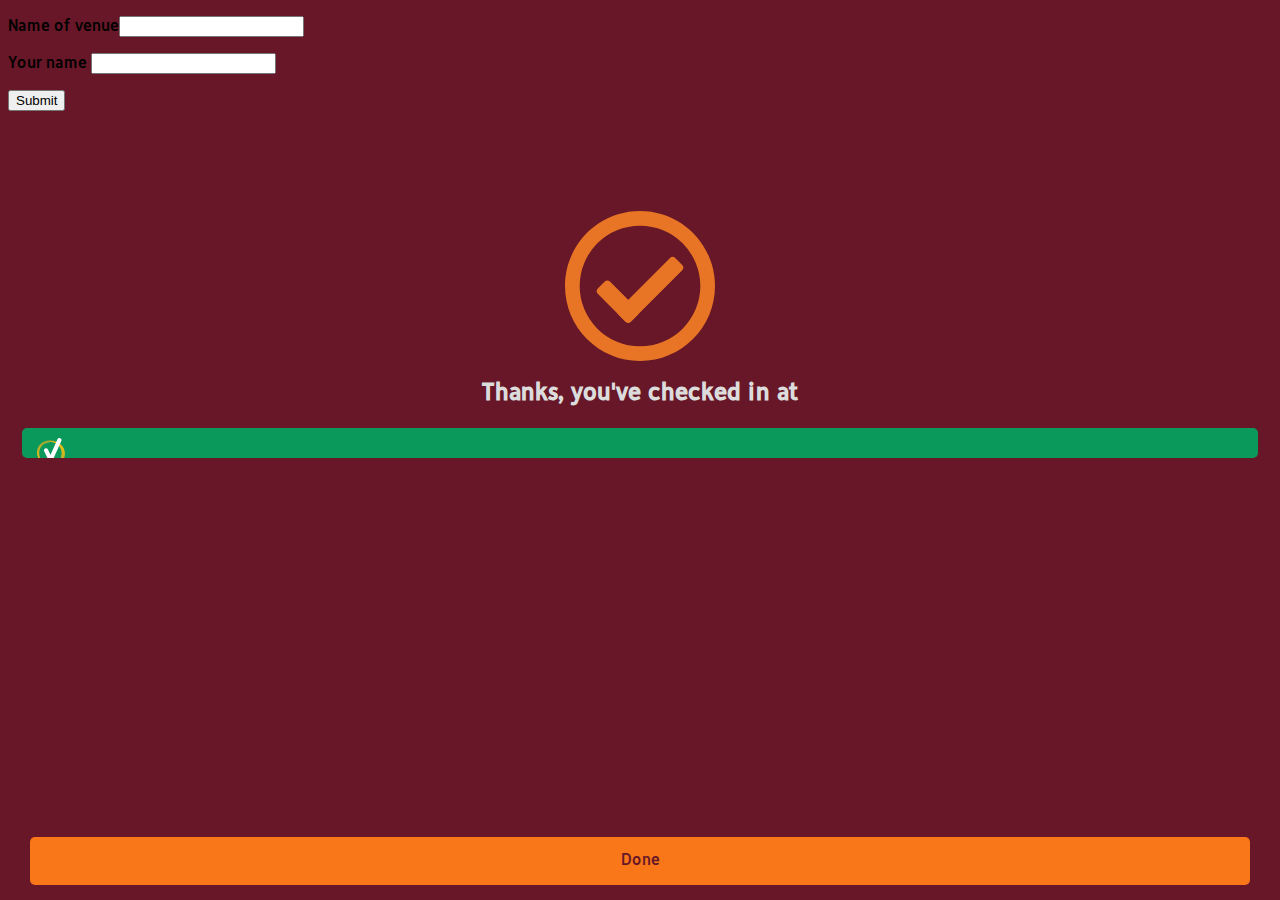
<file: index.html>
<!DOCTYPE html>
<html lang="en">
<head>
    <meta charset="UTF-8">
    <meta http-equiv="X-UA-Compatible" content="IE=edge">
    <meta name="viewport" content="width=device-width, initial-scale=1.0">
    <title>Check-in</title>
    <link rel="stylesheet" href="style.css">
    <link rel="stylesheet" href="stylefont.css">
    

    <script>
        function testVariable() {
            var strText = document.getElementById("textone").value;          
            var strText1 = document.getElementById("textTWO").value;
            document.getElementById('spanResult1').textContent = strText;
            document.getElementById('spanResult2').textContent = strText1;             
        }
        function myFunction() {
  var x = document.getElementById("myDIV");
  if (x.style.display === "none") {
    x.style.display = "block";
  } else {
    x.style.display = "none";
  }
}
    </script>

</head>



<div id="myDIV">
    <p>Name of venue<input type="text" id="textone" /></p>
    <p>Your name <input type="text" id="textTWO" /></p>
    <button  onclick="testVariable(); myFunction();">Submit</button> <br />
    
</div>

<body>
<div class="container">

    <img src="tick.svg" width="150px">
    <h2>Thanks, you've checked in at</h2>
    <h1><span id="spanResult1"></span></h1>
    <a style="text-decoration: none; color:white" href="certificate.html"><div class="name">
        <span id="spanResult2"></a>
    </span>
  </div>

</div>

<div class="footer">
<div class="bottombutton">
  Done
  </div>
</div>

</body>

</html>
</file>
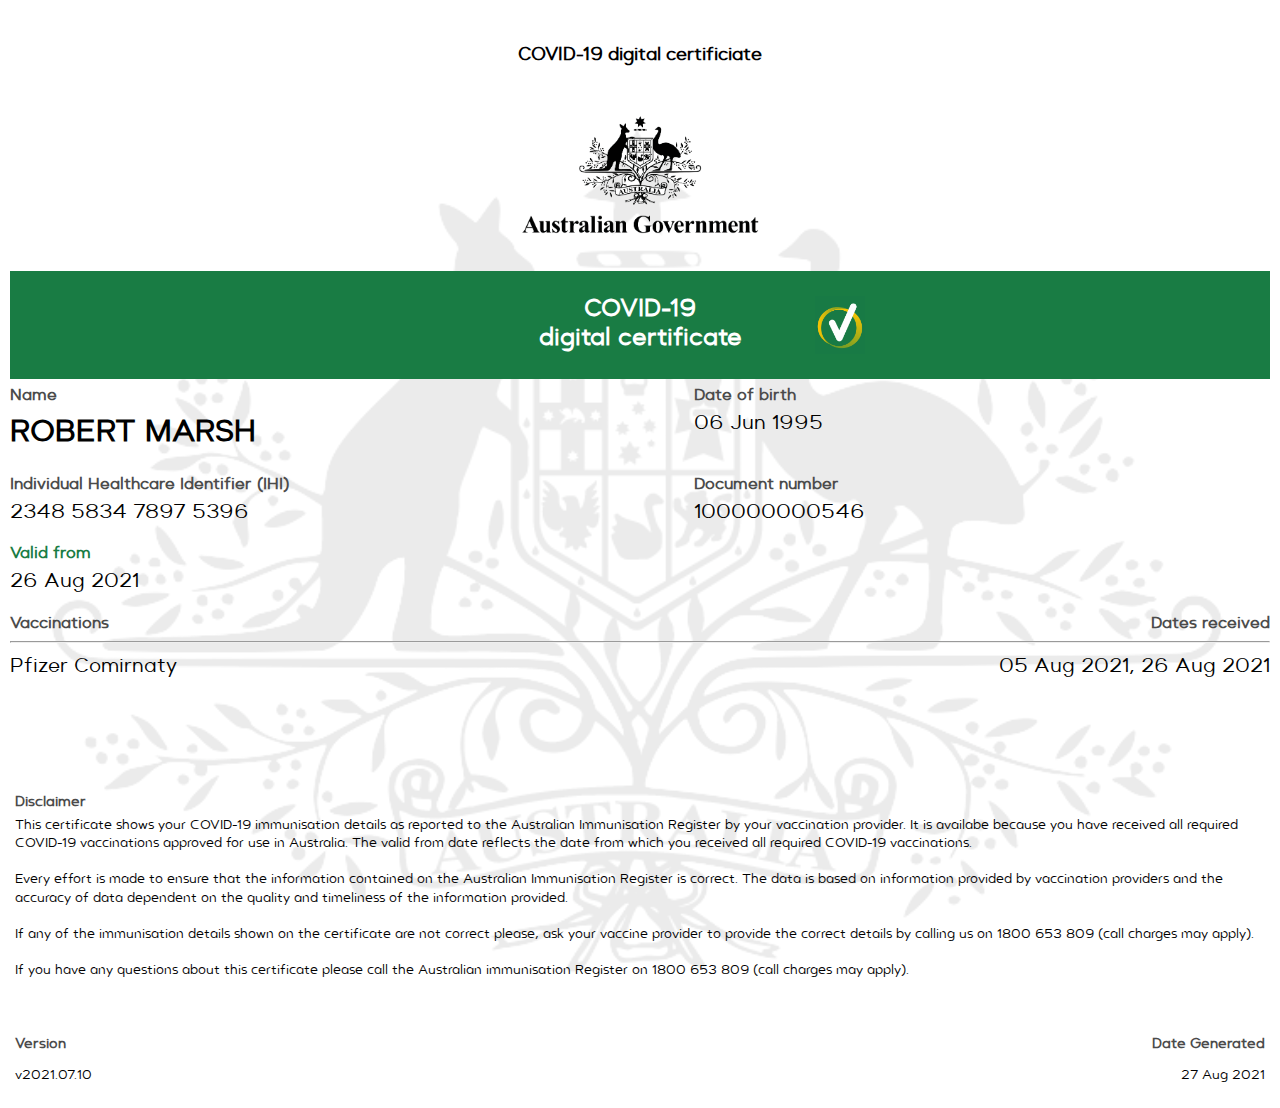
<file: certificate.html>
<!DOCTYPE html>
<html lang="en">
<head>
    <meta charset="UTF-8">
    <meta http-equiv="X-UA-Compatible" content="IE=edge">
    <meta name="viewport" content="width=device-width, initial-scale=1.0">
    <title>COVID-19 digital certificate</title>
    <link rel="stylesheet" href="styles.css">
<link rel="stylesheet" href="stylesheet.css">
</head>

<h4 class="centered">COVID-19 digital certificiate</h4>
	
<div class="certificate">
	

<div class="top-image">
<img class="gov" src="aus-gov.png">
<img class="gov2" src="aus-gov2.png">
</div>
<div class="green-background">
    <div class="header"><div class="title-header"><b>COVID-19</b><br>digital certificate</div></div>
</div>
<div class="pass">
<div class="passport">
<div class="grid-container">
    <div class="grid-item">
	<h2 class="hidden">Name</h2>
        <h2 class="not-hidden">NAME</h2>
        <p style="font-size:30px" class="bold">ROBERT MARSH</p>
	<h2 class="not-hidden">DATE OF BIRTH</h2>
        <p style="font-size:30px" class="not-hidden">06 Jun 1995</p>
	<h7 class="green-and">VALID FROM</h7>
        <p class="green-and">26 Aug 2021</p>
    </div>

    <div class="align-right, grid-item, hidden">
        <h2>Date of birth</h2>
        <p>06 Jun 1995</p>
    </div>

    <div class="grid-item, hidden">
        <h2>Individual Healthcare Identifier (IHI)</h2>
        <p>2348 5834 7897 5396</p>
    </div>

    <div class="grid-item, align-right, hidden">
        <h2>Document number</h2>
        <p>100000000546</p>
    </div>

    <div class="grid-item, hidden">
        <h2 class="green">Valid from</h2>
        <p class="green-when">26 Aug 2021</p>
    </div>
</div>

    <div class="not-hidden">
<p class="small-grey">29 Dec 2021 12:45:36</p>

<div>
<h4 class="centered">This individual has received all required COVID-19 vaccinations.</h4>
</div>

</div>
</div>



<div class="secondary, hidden">

<div class="grid-container">
    <div class="grid-item">
        <h2>Vaccinations</h2>
    </div>
    <div class="grid-item">
        <h2 class="align-right">Dates received</h2>
    </div>
</div>
<hr>
<div class="grid-container">
    <div class="grid-item">
        <h3>Pfizer Comirnaty</h3>
    </div>
    <div class="grid-item">
        <h3 class="align-right">05 Aug 2021, 26 Aug 2021</h3>
    </div>
</div>
</div>

</div>

<div class="disclaimer">
<p class="small"><b class="grey">Disclaimer</b>
    <br>
    This certificate shows your COVID-19 immunisation details as reported to the Australian Immunisation Register by your vaccination provider. It is availabe because you have received all required COVID-19 vaccinations approved for use in Australia. The valid from date reflects the date from which you received all required COVID-19 vaccinations. 
    <br>
    <br>
    Every effort is made to ensure that the information contained on the Australian Immunisation Register is correct. The data is based on information provided by vaccination providers and the accuracy of data dependent on the quality and timeliness of the information provided. 
    <br>
    <br>
    If any of the immunisation details shown on the certificate are not correct please, ask your vaccine provider to provide the correct details by calling us on 1800 653 809 (call charges may apply).
    <br>
    <br>
    If you have any questions about this certificate please call the Australian immunisation Register on 1800 653 809 (call charges may apply).
    </p>

    <div class="bottom">

        <div class="grid-container">
            <div class="grid-item">
                <div class="grey" class="small"><b>Version</b></div>
                <p class="small">v2021.07.10</p>
            </div>
            <div class="align-right" class="grid-item">
                <div class="grey" class="small"><b>Date Generated</b></div>
                <p class="small">27 Aug 2021</p>
            </div>

            
        </div>

        </div>
</div>

    </div>




    
</body>
</html>
</file>
<file: style.css>
html{
    font-family: 'Depot';
    background-color: rgb(103, 23, 39);
}

body{
}

.container{
    margin-top: 100px;
    width: auto;
    margin-left: auto;
    margin-right: auto;
    display: block;
}

h1{
    color: white;
    text-align: center;
    margin-top: 10px;
}

h2{
    text-align: center;
    color: gainsboro;

}

.name {
    background-color: rgba(1, 165, 97, 0.911);
    border-radius: 5px;
    font-size: 18px;
    color: white;
    margin: 14px;
    padding: 15px;
    background-image: url("greentick.svg");
    background-size: 28px;
    background-repeat: no-repeat;
    background-position-x: 15px;
    background-position-y: 10px;
    padding-left: 55px;
}

.footer{
    position:  absolute;
  left: 0;
  right: 0;
  bottom: 0;
  margin-bottom: 15px;
}

.bottombutton{
    background-color: rgb(249, 119, 24);
    color: rgb(103, 23, 39);
    border-radius: 5px;
    text-align: center;
    padding: 15px;
    
    margin: auto;
    width: auto;
    margin-left: 30px;
    margin-right: 30px;
    position: relative;
  bottom: 0;
}

img{
    margin-left: auto;
    margin-right: auto;
    display: block;
}
</file>
<file: stylefont.css>
@font-face {
    font-family: 'Depot';
    src: url('Depot-Medium.woff2') format('woff2'),
        url('Depot-Medium.woff') format('woff');
    font-weight: 500;
    font-style: normal;
    font-display: swap;
}
</file>
<file: styles.css>
html{
    font-family: Arial, Helvetica, sans-serif;
font-family: 'Suprema';
background-image: url("background.png");
background-repeat: no-repeat;
    background-position: center;
    background-size: 95%;
    background-color: rgba(255,255,255,0.92);
    background-blend-mode: lighten;
	margin:10px;
}

body{
margin: 0px !important;
    padding: 0px !important;
}

@media only screen and (max-width: 600px) {
  html{
    font-family: 'Suprema';
    font-weight: 300;  
background-image: none;
    margin: 0px !important;
    padding: 0px !important;
	padding-top:100px;
}
}

@media only screen and (max-width: 600px) {
.top-bar{
background-color: #197c44;
    color:white; 
width:100%;
height: 50px;
margin-bottom: 20px;  
}
}

@media only screen and (max-width: 600px) {
.certificate{
	margin:auto;
width:370px;
margin-top:25px;
}
}

@media only screen and (max-width: 600px) {
  .certificate{
   
border-radius:15px;
padding-top:10px;
background-color: #197c44;
border: 1.5px solid lightgrey;
}
}




h1{
    font-size: 24px;
}

.green-background{
    font-size: 24px;
    text-align: center;
    color: white;
    background-color: #197c44;
    font-weight: bold;
}

@media only screen and (max-width: 600px) {
  .green-background{
    font-size: 24px;
    text-align: center;
    color: white;
margin:0px;
margin-bottom:0px;
}
}



.header{
    width: 400px;
    padding: 25px;
    display: block;
  margin-left: auto;
  margin-right: auto;
    background-image: url("tick.png");
    background-repeat: no-repeat;
    background-position: right;
    background-size: 50px;
}

@media only screen and (max-width: 600px) {
  .header{
    background-size: 60px;
width: 400px;
background-position: center;
padding-right: 200px;
padding-bottom: 0px;
margin-bottom:0px;
text-align:left;
font-weight:normal;
height:100px;
}
}

.green{
    color: #197c44;
}

@media only screen and (max-width: 600px) {
  .title-header{
    width:175px;

}
}

@media only screen and (max-width: 600px) {
  .title-header{
    width:220px;
}
}

@media only screen and (max-width: 600px) {
  b{
    font-weight:normal;
font-size:35px;
}
}





.centered{
    margin-top: 35px;
    text-align: center;
    font-size: 18px !important;
}


h2{
    font-size: 16px;
    color:#4B4B4B;
}

.gov{
    width: 250px;
    display: block;
  margin-left: auto;
  margin-right: auto;
  margin-bottom: 30px;
}

@media only screen and (max-width: 600px) {
  .gov{
background-color: #197c44;
width:100px;
margin-bottom:0px;
display:none;
  }
}

.gov2{
background-color: #197c44;
width:100px;
margin-bottom:0px;
  margin-left: auto;
  margin-right: auto;
display:none;
}

@media only screen and (max-width: 600px) {
  .gov2{
background-color: #197c44;
width:150px;
margin-bottom:0px;
display:block;
  }
}

@media only screen and (max-width: 600px) {
  .top-image{
background-color: #197c44;
width:100%;
margin-bottom:0px;
  }
}

p{
    font-size: 20px;
}

.bold{
    font-weight: bold;
}

.info{
    display: grid;
}

.grid-container {
    line-height: 50%;
    display: grid;
    grid-template-columns: auto auto;
    margin: 0px;
  }
  .grid-item {
  }

.not-hidden{
display:none;
}


@media only screen and (max-width: 600px) {
  .not-hidden{
display:block;
color:black;
}
}

@media only screen and (max-width: 600px) {
p{
margin-bottom:30px;
}
}

.align-right{
      text-align: right;
  }

@media only screen and (max-width: 600px) {
  .pass{
background-color:white;
}
}

.passport{
    background-image: none;

}

@media only screen and (max-width: 600px) {
  .passport{
	background-size: 55%;
	background-image: url("backgroundgreen.png");
	background-color: rgba(255,255,255,0.92);
	background-repeat: no-repeat;
	background-position: center;
   	background-color: rgba(255,255,255,0.92);
  	background-blend-mode: lighten;

color:black;
margin:0px;
padding:30px;
  }
}

  .secondary{
      margin-top:50px;
  }

  h3{
      font-size: 20px;
      font-weight: normal;
  }

  .small{
      font-size: 13px;
  }


  .right{
      right: 0px;
  }

  .bottom{
      margin-top: 50px;
  }

  .disclaimer{
      line-height: 1.4;
      margin: 0px;
      padding: 5px;
      margin-top: 80px;
  }

@media only screen and (max-width: 600px) {
  .disclaimer{
display:none;
  }
}

  .grey{
    font-size: 14px;
    color: #4B4B4B;
    line-height: 2;
}

@media only screen and (max-width: 600px) {
  .hidden{
display:none;
  }
}

.transparent{
background-colour:red !important;
}

@media only screen and (max-width: 600px) {
  .green-when{
color: #197c44;
  }
}

@media only screen and (max-width: 600px) {
  .small-grey{
color: grey;
font-size:12px;
text-align:center;
margin-bottom:0px;
  }
}

.green-and{
display:none;
}

@media only screen and (max-width: 600px) {
.green-and{
color:#197c44;
display:block;
}
}

@media only screen and (max-width: 600px) {
h7, h2{
font-weight: bold;
}
}


@media only screen and (max-width: 600px) {
p{
font-size: 24px;
font-weight: 500;
}
}

hr{
margin:0px
}
</file>
<file: stylesheet.css>
@font-face {
    font-family: 'Suprema';
    src: url('Suprema-SemiBoldItalic.woff2') format('woff2'),
        url('Suprema-SemiBoldItalic.woff') format('woff');
    font-weight: 600;
    font-style: italic;
    font-display: swap;
}

@font-face {
    font-family: 'Suprema';
    src: url('Suprema-Thin.woff2') format('woff2'),
        url('Suprema-Thin.woff') format('woff');
    font-weight: 100;
    font-style: normal;
    font-display: swap;
}

@font-face {
    font-family: 'Suprema';
    src: url('Suprema-Regular.woff2') format('woff2'),
        url('Suprema-Regular.woff') format('woff');
    font-weight: normal;
    font-style: normal;
    font-display: swap;
}

@font-face {
    font-family: 'Suprema';
    src: url('Suprema-Light.woff2') format('woff2'),
        url('Suprema-Light.woff') format('woff');
    font-weight: 300;
    font-style: normal;
    font-display: swap;
}
</file>
